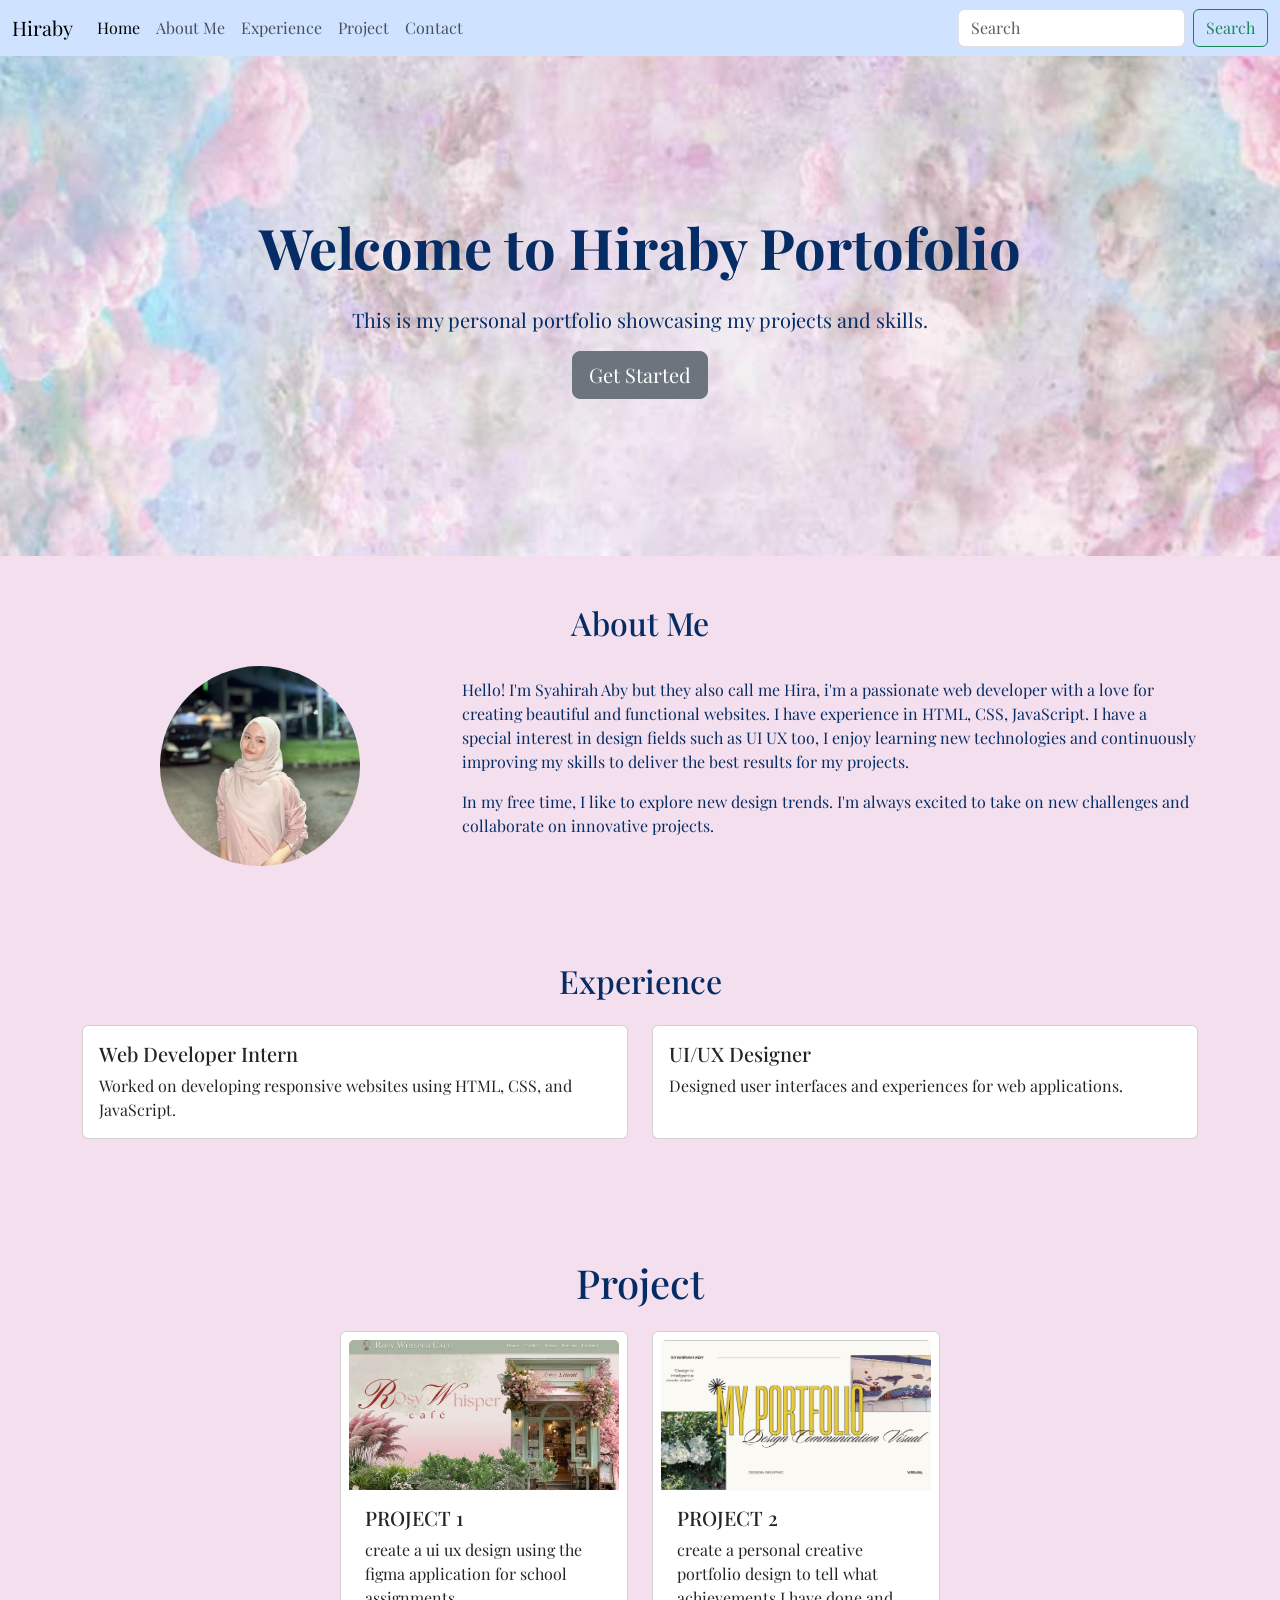
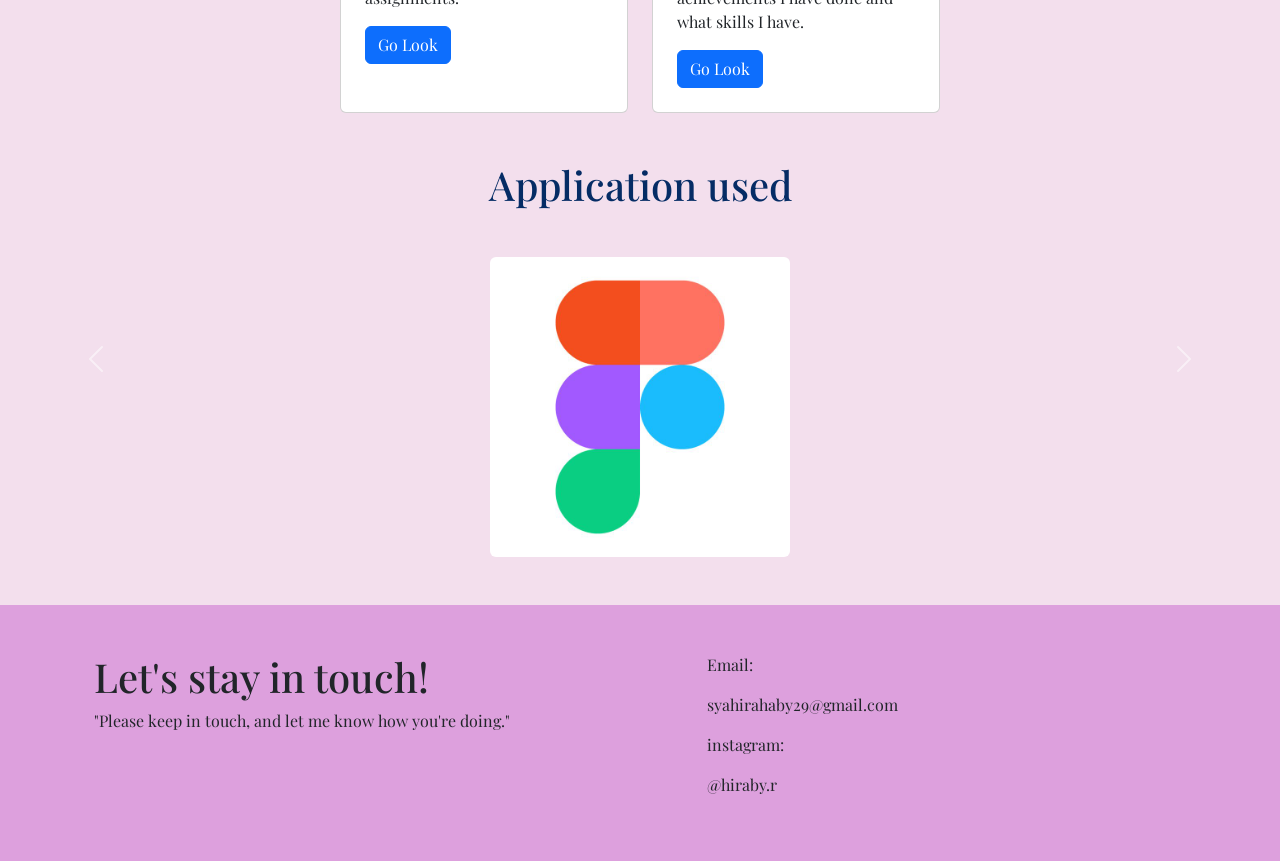
<file: index.html>
<!doctype html>
<html lang="en">

<head>
    <meta charset="UTF-8" />
    <meta name="viewport" content="width=device-width, initial-scale=1.0" />
    <title>PortofolioHira</title>

    <!-- link boothstrap -->
    <link href="https://cdn.jsdelivr.net/npm/bootstrap@5.3.8/dist/css/bootstrap.min.css" rel="stylesheet"
        integrity="sha384-sRIl4kxILFvY47J16cr9ZwB07vP4J8+LH7qKQnuqkuIAvNWLzeN8tE5YBujZqJLB" crossorigin="anonymous" />

    <link rel="preconnect" href="https://fonts.googleapis.com">
    <link rel="preconnect" href="https://fonts.gstatic.com" crossorigin>
    <link
        href="https://fonts.googleapis.com/css2?family=Playfair+Display:ital,wght@0,400..900;1,400..900&family=Playwrite+IN+Guides&display=swap"
        rel="stylesheet">

    <style>
        body {
            background-color: #f3dfed;
            font-family: Playfair Display;
        }
    </style>
</head>

<body>



    <!-- ini navbar -->
    <nav class="navbar navbar-expand-lg bg-primary-subtle text-white" data-bs-theme="light">
        <div class="container-fluid">
            <a class="navbar-brand" href="#">Hiraby</a>
            <button class="navbar-toggler" type="button" data-bs-toggle="collapse"
                data-bs-target="#navbarSupportedContent" aria-controls="navbarSupportedContent" aria-expanded="false"
                aria-label="Toggle navigation">
                <span class="navbar-toggler-icon"></span>
            </button>
            <div class="collapse navbar-collapse" id="navbarSupportedContent">
                <ul class="navbar-nav me-auto mb-2 mb-lg-0">
                    <li class="nav-item">
                        <a class="nav-link active" aria-current="page" href="#home">Home</a>
                    </li>
                    <li class="nav-item">
                        <a class="nav-link" href="#about">About Me</a>
                    </li>
                    <li class="nav-item">
                        <a class="nav-link" href="#experience">Experience</a>
                    </li>
                    <li class="nav-item">
                        <a class="nav-link" href="#project">Project</a>
                    </li>
                    <li class="nav-item">
                        <a class="nav-link" href="#contact">Contact</a>
                    </li>
                </ul>
                <form class="d-flex" role="search">
                    <input class="form-control me-2" type="search" placeholder="Search" aria-label="Search" />
                    <button class="btn btn-outline-success" type="submit">Search</button>
                </form>
            </div>
        </div>
    </nav>


    <!-- ini home -->
    <section class="bg-light py-5" style="background: url('image/bg3.jpg') center/cover no-repeat; height: 500px;">
        <div class="container text-center justify-content-center align-items-center d-flex flex-column h-100">
            <h1 class="display-4 fw-bold text-primary-emphasis">Welcome to Hiraby Portofolio</h1>
            <p class="lead mt-3 text-primary-emphasis">This is my personal portfolio showcasing my projects and skills.
            </p>
            <a href="#" class="btn btn-secondary  btn-lg">Get Started</a>
        </div>
    </section>




<!-- ini about me -->
<section id="about" class="py-5">
    <div class="container">
        <h2 class="text-center mb-4 text-primary-emphasis">About Me</h2>
        <div class="row align-items-center">
            <div class="col-md-4 text-center">
                <img src="image/fto hira.jpeg" alt="Hira" class="rounded-circle img-fluid"
                    style="width: 200px; height: 200px; object-fit: cover;">
            </div>
            <div class="col-md-8 text-primary-emphasis">
                <p>Hello! I'm Syahirah Aby but they also call me Hira, i'm a passionate web developer with a love for
                    creating beautiful and functional websites. I have experience in HTML, CSS, JavaScript. I have a
                    special interest in design fields such as UI UX too, I enjoy learning new technologies and
                    continuously improving my skills to deliver the best results for my projects.</p>
                <p>In my free time, I like to explore new design trends. I'm always excited to take on new challenges
                    and collaborate on innovative projects.</p>
            </div>
        </div>
    </div>
</section>


<!-- ini experience -->
<section id="experience" class="py-5">
    <div class="container">
        <h2 class="text-center mb-4 text-primary-emphasis">Experience</h2>
        <div class="row">
            <div class="col-md-6 mb-4">
                <div class="card h-100">
                    <div class="card-body">
                        <h5 class="card-title">Web Developer Intern</h5>
                        <p class="card-text">Worked on developing responsive websites using HTML, CSS, and JavaScript.
                        </p>
                    </div>
                </div>
            </div>
            <div class="col-md-6 mb-4">
                <div class="card h-100">
                    <div class="card-body">
                        <h5 class="card-title">UI/UX Designer</h5>
                        <p class="card-text">Designed user interfaces and experiences for web applications.</p>
                    </div>
                </div>
            </div>
        </div>
    </div>
</section>

<!-- ini project -->

<h1 class="text-center mt-5 text-primary-emphasis">Project</h1>
<section id="project" class="d-flex flex-wrap justify-content-center gap-4 mt-4">
    <div class="card p-2" style="width: 18rem;">
        <img src="image/project1 baru.jpeg" class="card-img-top" alt="..." style="width: auto; height: 150px;">
        <div class="card-body">
            <h5 class="card-title">PROJECT 1</h5>
            <p class="card-text">create a ui ux design using the figma application for school assignments.</p>
            <a href="#https://www.figma.com/design/uJs7jMVozB9qImEWNcnYuQ?node-id=0-1" class="btn btn-primary">Go
                Look</a>
        </div>
    </div>

    <div class="card p-2" style="width: 18rem;">
        <img src="image/project2.jpeg" class="card-img-top" alt="..." style="width: auto; height: 150px;">
        <div class="card-body">
            <h5 class="card-title">PROJECT 2</h5>
            <p class="card-text">create a personal creative portfolio design to tell what achievements I have done and
                what skills I have. </p>
            <a href="#https://www.canva.com/design/DAGwBOggkaA/9vS76JDu_Sq36zT3v0IOhg/edit?utm_content=DAGwBOggkaA&utm_campaign=designshare&utm_medium=link2&utm_source=sharebutton"
                class="btn btn-primary">Go Look</a>
        </div>
    </div>
</section>

<!-- ini gallery -->
    <div id="carouselExample" class="carousel slide mt-5 mb-5">
        <h1 class="text-center mb-5 text-primary-emphasis">Application used</h1>
        <div class="carousel-inner">
            <div class="carousel-item active">
                <img src="image/logo figma.net" class="d-block mx-auto rounded" style="width: 300px; height: 300px;" >
            </div>
            <div class="carousel-item">
                <img src="image/Illustrator.jpg" class="d-block mx-auto rounded" style="width: 300px; height: 300px;">
            </div>
            <div class="carousel-item">
                <img src="image/ps.jpg" class="d-block mx-auto rounded" alt="..." style="width: 300px; height: 300px;">
            </div>
        </div>
        <button class="carousel-control-prev" type="button" data-bs-target="#carouselExample" data-bs-slide="prev">
            <span class="carousel-control-prev-icon" aria-hidden="true"></span>
            <span class="visually-hidden">Previous</span>
        </button>
        <button class="carousel-control-next" type="button" data-bs-target="#carouselExample" data-bs-slide="next">
            <span class="carousel-control-next-icon" aria-hidden="true"></span>
            <span class="visually-hidden">Next</span>
        </button>
    </div>



<!-- ini contact -->
<section id="contact" class="py-5" style="background-color: plum; margin-top: 20px;">
    <div class="container d-flex">



        <div class="container">
            <h1>Let's stay in touch!</h1>
            <p> "Please keep in touch, and let me know how you're doing." </p>
        </div>

        <div class="container1" style="margin-right: 300px;">
            <p>Email:</p>
            <p>syahirahaby29@gmail.com</p>
            <p>instagram:</p>
            <p> @hiraby.r</p>


        </div>
    </div>

</section>


 <!-- link bootstrap -->
    <script src="https://cdn.jsdelivr.net/npm/bootstrap@5.3.8/dist/js/bootstrap.bundle.min.js"
        integrity="sha384-FKyoEForCGlyvwx9Hj09JcYn3nv7wiPVlz7YYwJrWVcXK/BmnVDxM+D2scQbITxI"
        crossorigin="anonymous"></script>


</body>

</html>
</file>
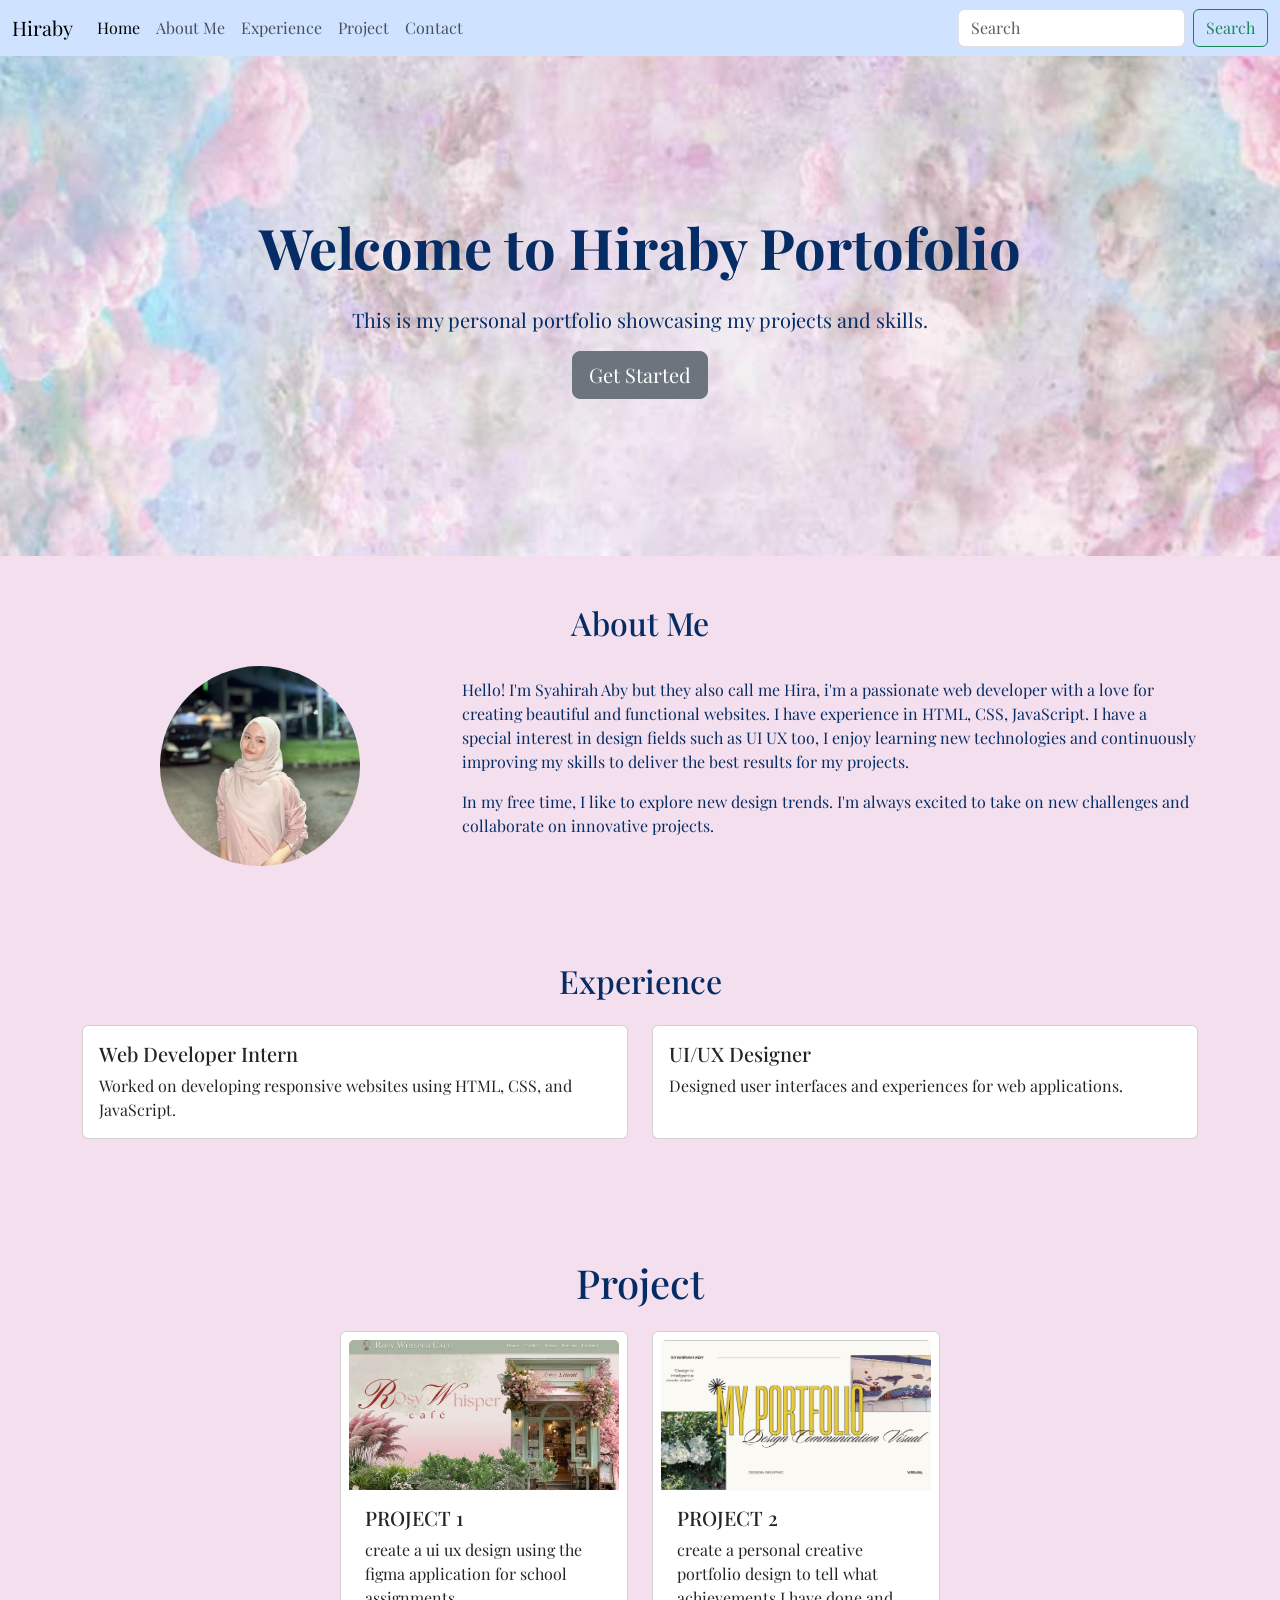
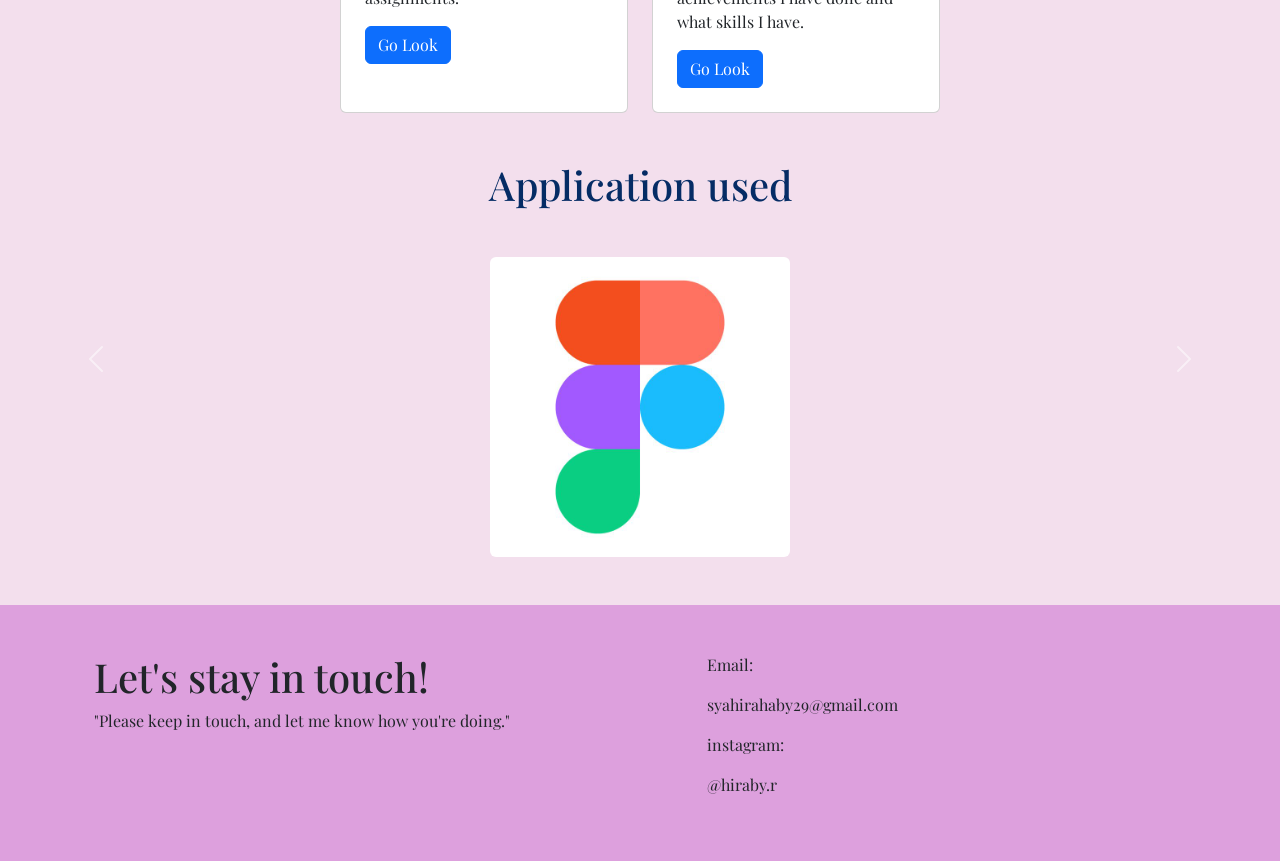
<file: tugasPorto/index.html>
<!doctype html>
<html lang="en">

<head>
    <meta charset="UTF-8" />
    <meta name="viewport" content="width=device-width, initial-scale=1.0" />
    <title>PortofolioHira</title>

    <!-- link boothstrap -->
    <link href="https://cdn.jsdelivr.net/npm/bootstrap@5.3.8/dist/css/bootstrap.min.css" rel="stylesheet"
        integrity="sha384-sRIl4kxILFvY47J16cr9ZwB07vP4J8+LH7qKQnuqkuIAvNWLzeN8tE5YBujZqJLB" crossorigin="anonymous" />

    <link rel="preconnect" href="https://fonts.googleapis.com">
    <link rel="preconnect" href="https://fonts.gstatic.com" crossorigin>
    <link
        href="https://fonts.googleapis.com/css2?family=Playfair+Display:ital,wght@0,400..900;1,400..900&family=Playwrite+IN+Guides&display=swap"
        rel="stylesheet">

    <style>
        body {
            background-color: #f3dfed;
            font-family: Playfair Display;
        }
    </style>
</head>

<body>



    <!-- ini navbar -->
    <nav class="navbar navbar-expand-lg bg-primary-subtle text-white" data-bs-theme="light">
        <div class="container-fluid">
            <a class="navbar-brand" href="#">Hiraby</a>
            <button class="navbar-toggler" type="button" data-bs-toggle="collapse"
                data-bs-target="#navbarSupportedContent" aria-controls="navbarSupportedContent" aria-expanded="false"
                aria-label="Toggle navigation">
                <span class="navbar-toggler-icon"></span>
            </button>
            <div class="collapse navbar-collapse" id="navbarSupportedContent">
                <ul class="navbar-nav me-auto mb-2 mb-lg-0">
                    <li class="nav-item">
                        <a class="nav-link active" aria-current="page" href="#home">Home</a>
                    </li>
                    <li class="nav-item">
                        <a class="nav-link" href="#about">About Me</a>
                    </li>
                    <li class="nav-item">
                        <a class="nav-link" href="#experience">Experience</a>
                    </li>
                    <li class="nav-item">
                        <a class="nav-link" href="#project">Project</a>
                    </li>
                    <li class="nav-item">
                        <a class="nav-link" href="#contact">Contact</a>
                    </li>
                </ul>
                <form class="d-flex" role="search">
                    <input class="form-control me-2" type="search" placeholder="Search" aria-label="Search" />
                    <button class="btn btn-outline-success" type="submit">Search</button>
                </form>
            </div>
        </div>
    </nav>


    <!-- ini home -->
    <section class="bg-light py-5" style="background: url('bg3.jpg') center/cover no-repeat; height: 500px;">
        <div class="container text-center justify-content-center align-items-center d-flex flex-column h-100">
            <h1 class="display-4 fw-bold text-primary-emphasis">Welcome to Hiraby Portofolio</h1>
            <p class="lead mt-3 text-primary-emphasis">This is my personal portfolio showcasing my projects and skills.
            </p>
            <a href="#" class="btn btn-secondary  btn-lg">Get Started</a>
        </div>
    </section>




<!-- ini about me -->
<section id="about" class="py-5">
    <div class="container">
        <h2 class="text-center mb-4 text-primary-emphasis">About Me</h2>
        <div class="row align-items-center">
            <div class="col-md-4 text-center">
                <img src="fto hira.jpeg" alt="Hira" class="rounded-circle img-fluid"
                    style="width: 200px; height: 200px; object-fit: cover;">
            </div>
            <div class="col-md-8 text-primary-emphasis">
                <p>Hello! I'm Syahirah Aby but they also call me Hira, i'm a passionate web developer with a love for
                    creating beautiful and functional websites. I have experience in HTML, CSS, JavaScript. I have a
                    special interest in design fields such as UI UX too, I enjoy learning new technologies and
                    continuously improving my skills to deliver the best results for my projects.</p>
                <p>In my free time, I like to explore new design trends. I'm always excited to take on new challenges
                    and collaborate on innovative projects.</p>
            </div>
        </div>
    </div>
</section>


<!-- ini experience -->
<section id="experience" class="py-5">
    <div class="container">
        <h2 class="text-center mb-4 text-primary-emphasis">Experience</h2>
        <div class="row">
            <div class="col-md-6 mb-4">
                <div class="card h-100">
                    <div class="card-body">
                        <h5 class="card-title">Web Developer Intern</h5>
                        <p class="card-text">Worked on developing responsive websites using HTML, CSS, and JavaScript.
                        </p>
                    </div>
                </div>
            </div>
            <div class="col-md-6 mb-4">
                <div class="card h-100">
                    <div class="card-body">
                        <h5 class="card-title">UI/UX Designer</h5>
                        <p class="card-text">Designed user interfaces and experiences for web applications.</p>
                    </div>
                </div>
            </div>
        </div>
    </div>
</section>

<!-- ini project -->

<h1 class="text-center mt-5 text-primary-emphasis">Project</h1>
<section id="project" class="d-flex flex-wrap justify-content-center gap-4 mt-4">
    <div class="card p-2" style="width: 18rem;">
        <img src="project1 baru.jpeg" class="card-img-top" alt="..." style="width: auto; height: 150px;">
        <div class="card-body">
            <h5 class="card-title">PROJECT 1</h5>
            <p class="card-text">create a ui ux design using the figma application for school assignments.</p>
            <a href="#https://www.figma.com/design/uJs7jMVozB9qImEWNcnYuQ?node-id=0-1" class="btn btn-primary">Go
                Look</a>
        </div>
    </div>

    <div class="card p-2" style="width: 18rem;">
        <img src="project2.jpeg" class="card-img-top" alt="..." style="width: auto; height: 150px;">
        <div class="card-body">
            <h5 class="card-title">PROJECT 2</h5>
            <p class="card-text">create a personal creative portfolio design to tell what achievements I have done and
                what skills I have. </p>
            <a href="#https://www.canva.com/design/DAGwBOggkaA/9vS76JDu_Sq36zT3v0IOhg/edit?utm_content=DAGwBOggkaA&utm_campaign=designshare&utm_medium=link2&utm_source=sharebutton"
                class="btn btn-primary">Go Look</a>
        </div>
    </div>
</section>

<!-- ini gallery -->
    <div id="carouselExample" class="carousel slide mt-5 mb-5">
        <h1 class="text-center mb-5 text-primary-emphasis">Application used</h1>
        <div class="carousel-inner">
            <div class="carousel-item active">
                <img src="logo figma.net" class="d-block mx-auto rounded" style="width: 300px; height: 300px;" >
            </div>
            <div class="carousel-item">
                <img src="Illustrator.jpg" class="d-block mx-auto rounded" style="width: 300px; height: 300px;">
            </div>
            <div class="carousel-item">
                <img src="ps.jpg" class="d-block mx-auto rounded" alt="..." style="width: 300px; height: 300px;">
            </div>
        </div>
        <button class="carousel-control-prev" type="button" data-bs-target="#carouselExample" data-bs-slide="prev">
            <span class="carousel-control-prev-icon" aria-hidden="true"></span>
            <span class="visually-hidden">Previous</span>
        </button>
        <button class="carousel-control-next" type="button" data-bs-target="#carouselExample" data-bs-slide="next">
            <span class="carousel-control-next-icon" aria-hidden="true"></span>
            <span class="visually-hidden">Next</span>
        </button>
    </div>



<!-- ini contact -->
<section id="contact" class="py-5" style="background-color: plum; margin-top: 20px;">
    <div class="container d-flex">



        <div class="container">
            <h1>Let's stay in touch!</h1>
            <p> "Please keep in touch, and let me know how you're doing." </p>
        </div>

        <div class="container1" style="margin-right: 300px;">
            <p>Email:</p>
            <p>syahirahaby29@gmail.com</p>
            <p>instagram:</p>
            <p> @hiraby.r</p>


        </div>
    </div>

</section>


 <!-- link bootstrap -->
    <script src="https://cdn.jsdelivr.net/npm/bootstrap@5.3.8/dist/js/bootstrap.bundle.min.js"
        integrity="sha384-FKyoEForCGlyvwx9Hj09JcYn3nv7wiPVlz7YYwJrWVcXK/BmnVDxM+D2scQbITxI"
        crossorigin="anonymous"></script>


</body>

</html>
</file>
